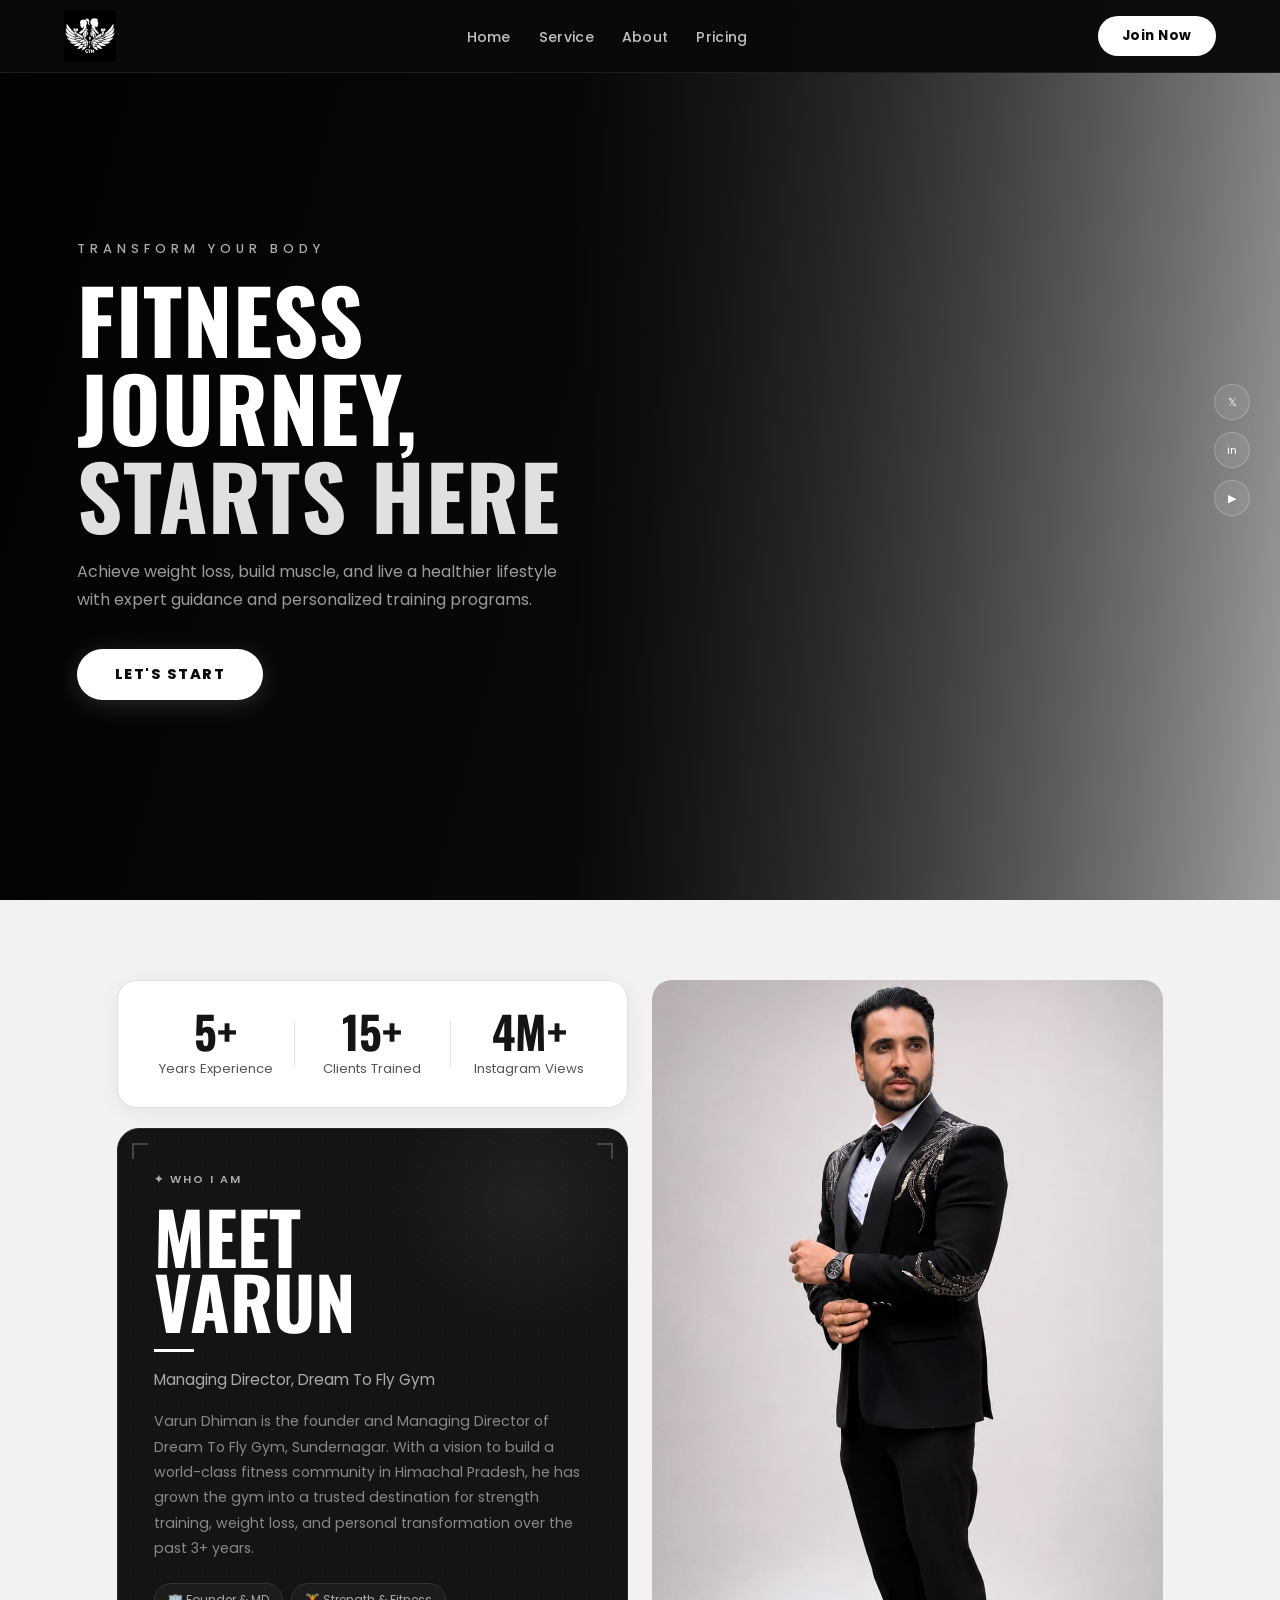
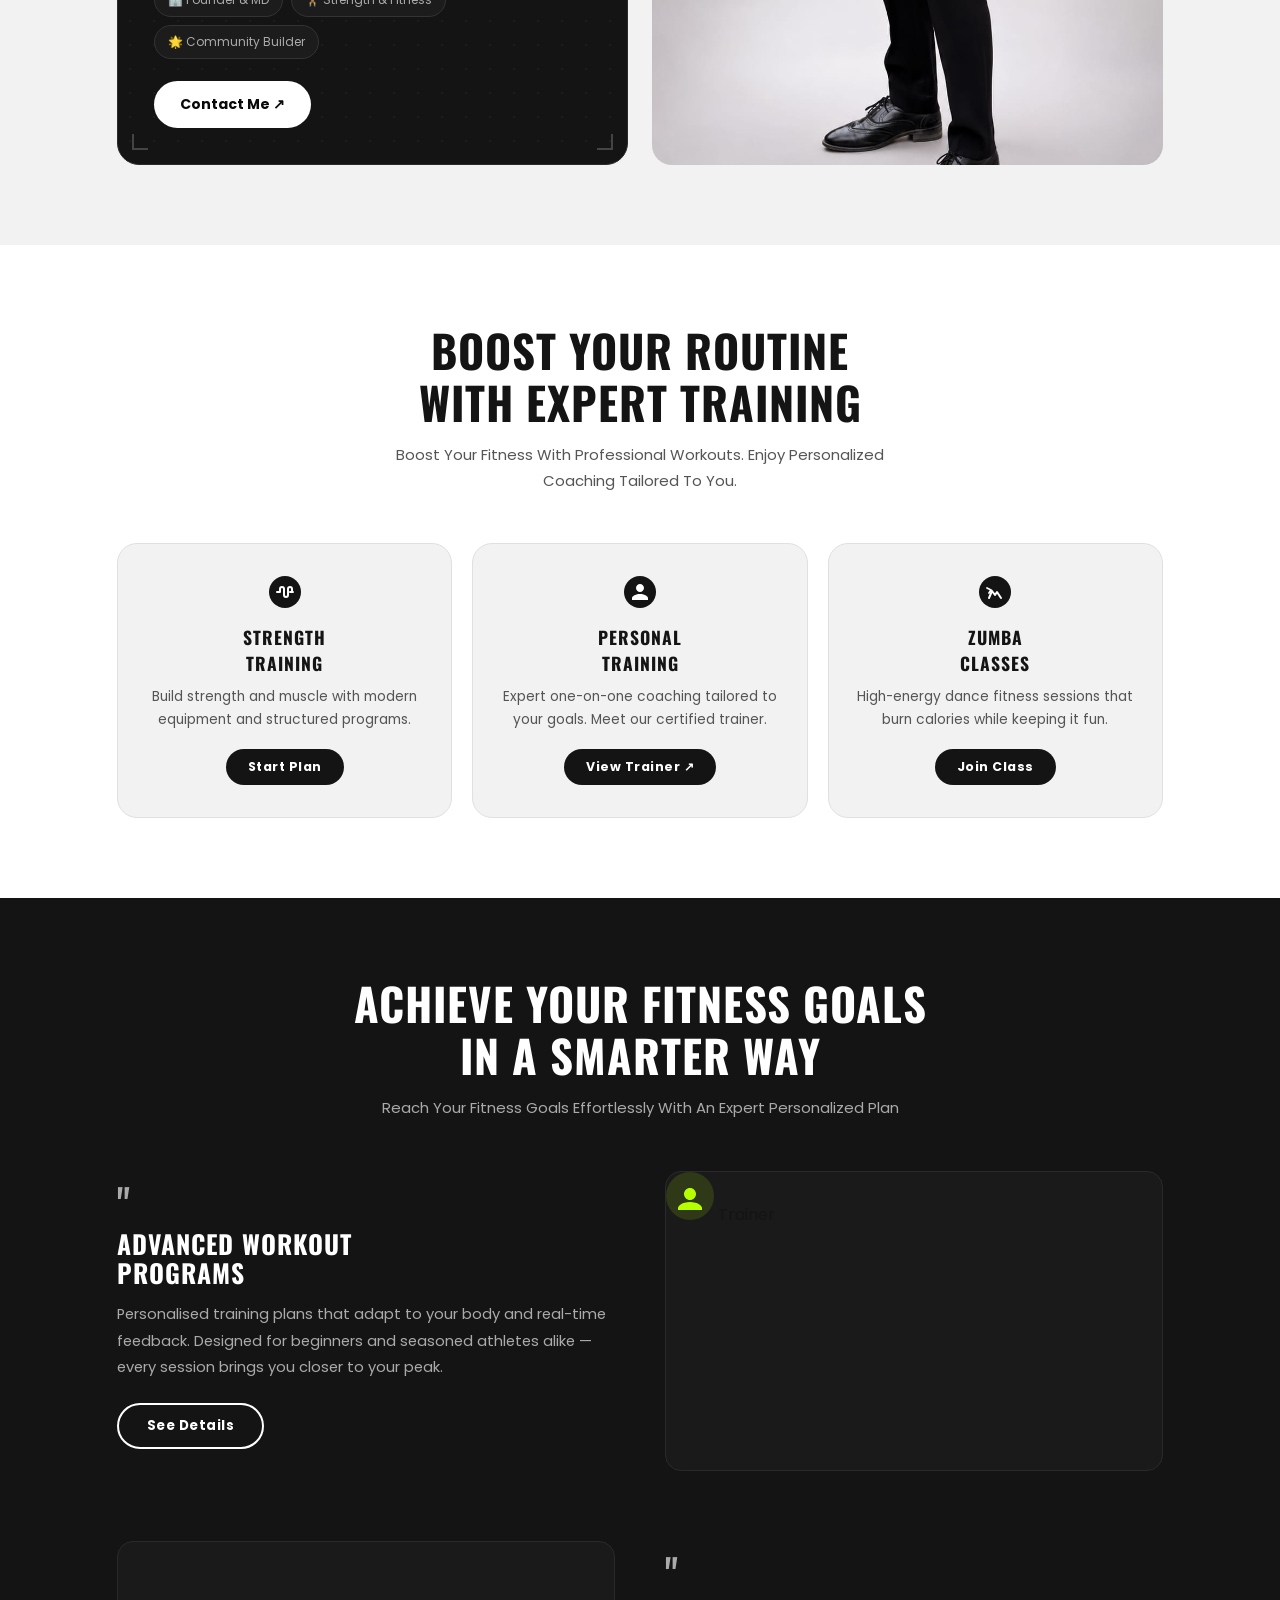
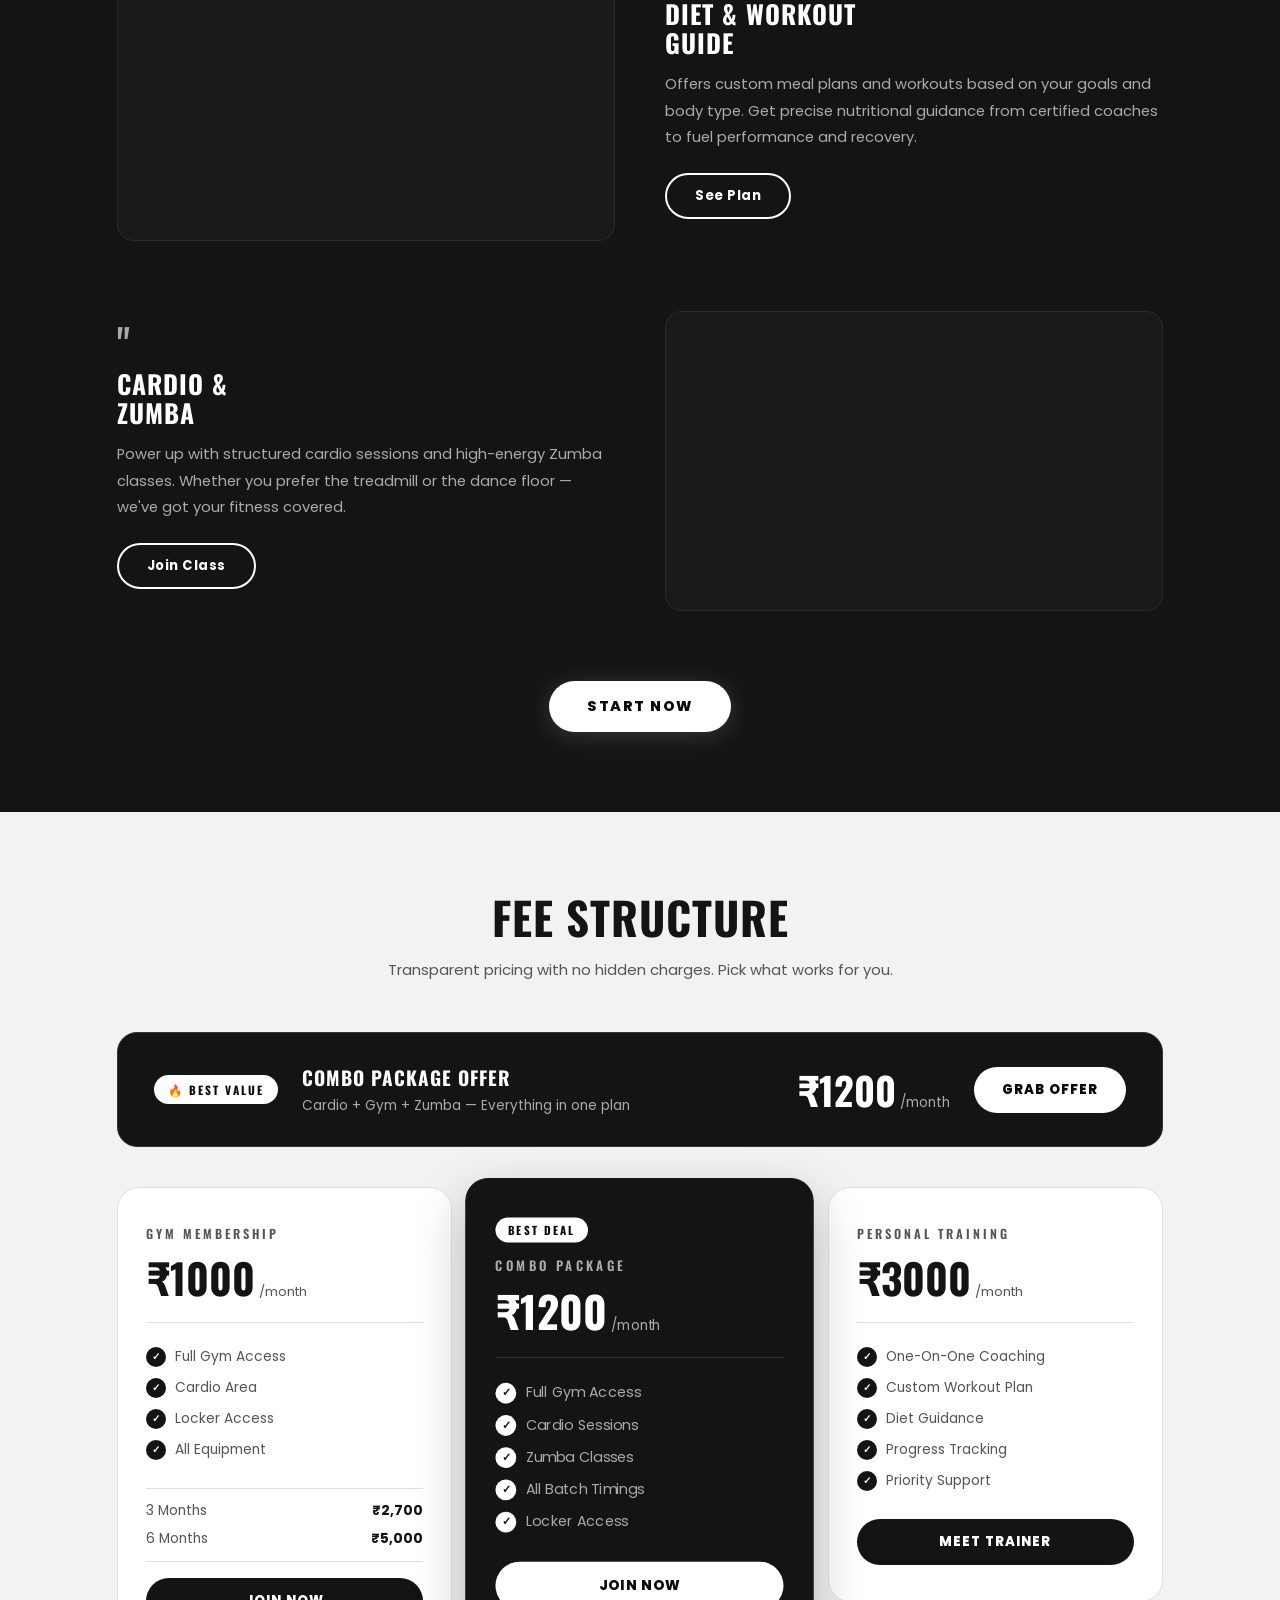
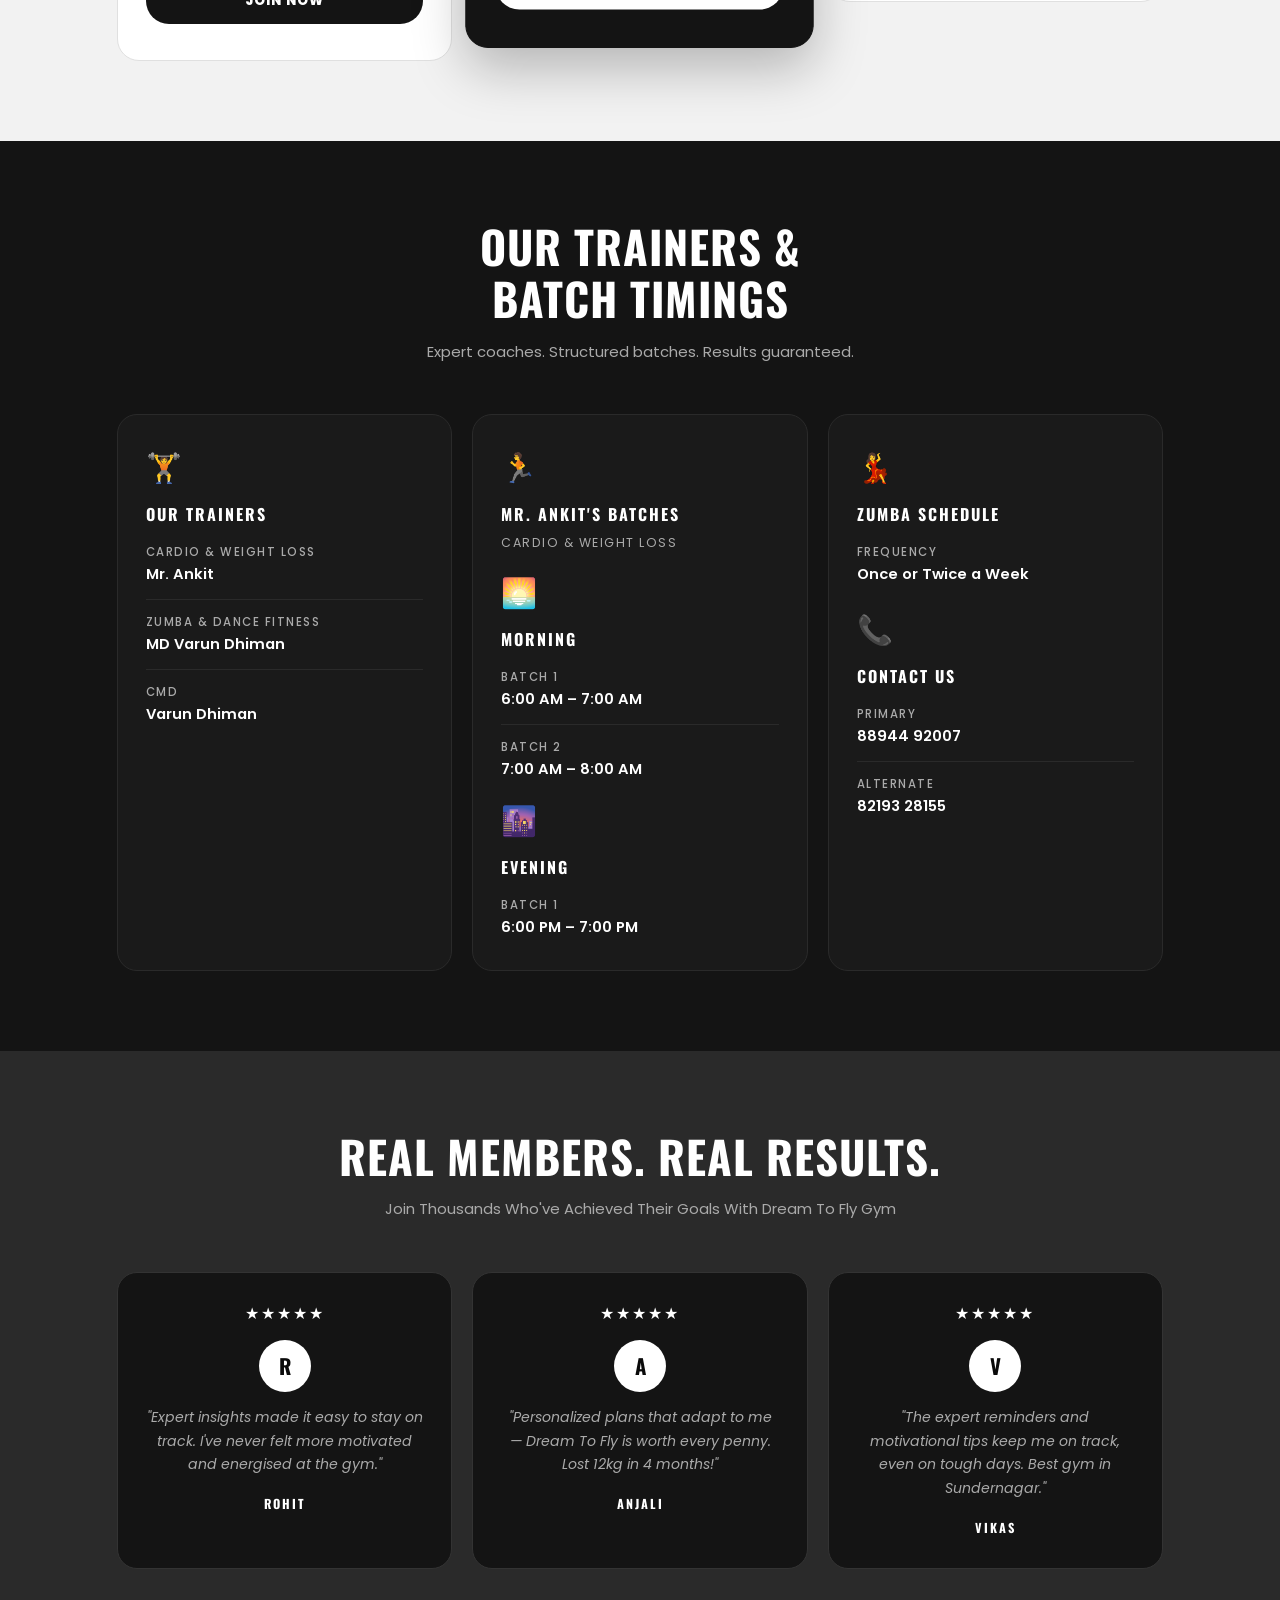
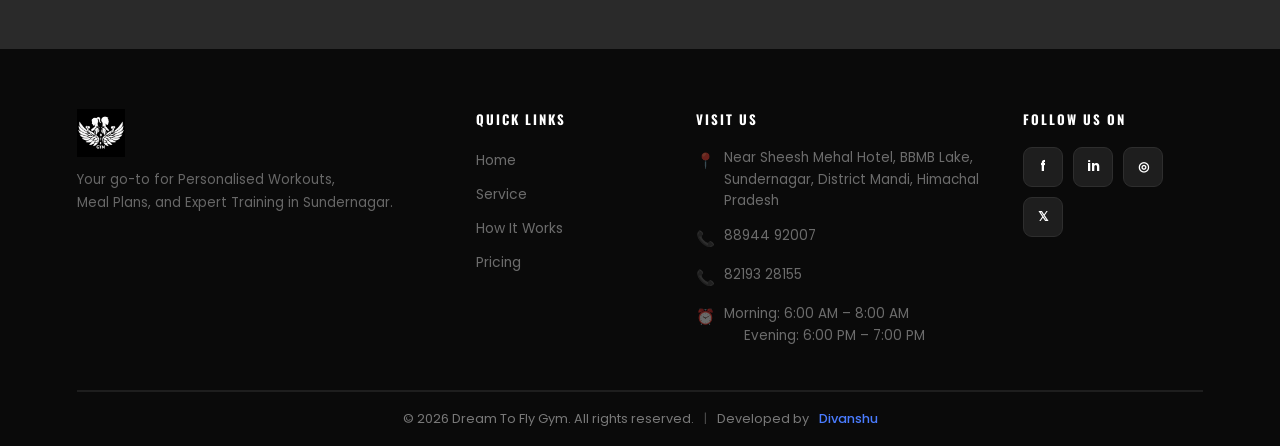
<file: index.html>
<!DOCTYPE html>
<html lang="en">
<head>
<meta charset="UTF-8">
<meta name="viewport" content="width=device-width, initial-scale=1.0">
<title>Dream To Fly Gym | Sundernagar</title>
<link href="https://fonts.googleapis.com/css2?family=Oswald:wght@400;500;600;700&family=Poppins:wght@300;400;500;600;700&display=swap" rel="stylesheet">
<link rel="stylesheet" href="style.css">
</head>
<body>

<!-- NAVBAR -->
<nav class="navbar">
  <div class="logo">
    <img src="logo.png" alt="Dream To Fly Gym" class="logo-img">
  </div>
  <ul class="nav-links" id="navLinks">
    <li><a href="#" onclick="closeMenu()">Home</a></li>
    <li><a href="#services" onclick="closeMenu()">Service</a></li>
    <li><a href="#about" onclick="closeMenu()">About</a></li>
    <li><a href="#plans" onclick="closeMenu()">Pricing</a></li>
  </ul>
  <div class="nav-right">
    <a href="#plans" class="btn-nav">Join Now</a>
    <button class="hamburger" id="hamburger" onclick="toggleMenu()" aria-label="Menu">
      <span></span><span></span><span></span>
    </button>
  </div>
</nav>
<div class="mobile-overlay" id="mobileOverlay" onclick="closeMenu()"></div>

<script>
function toggleMenu() {
  const nav = document.getElementById('navLinks');
  const ham = document.getElementById('hamburger');
  const overlay = document.getElementById('mobileOverlay');
  nav.classList.toggle('open');
  ham.classList.toggle('active');
  overlay.classList.toggle('show');
}
function closeMenu() {
  document.getElementById('navLinks').classList.remove('open');
  document.getElementById('hamburger').classList.remove('active');
  document.getElementById('mobileOverlay').classList.remove('show');
}
</script>

<!-- HERO -->
<section class="hero">
  <div class="hero-overlay"></div>
  <div class="hero-bg-image"></div>
  <div class="hero-content">
 <p class="hero-eyebrow">Transform Your Body</p>
<h1>FITNESS<br>JOURNEY,<br><span class="accent">STARTS HERE</span></h1>
<p class="hero-sub">
  Achieve weight loss, build muscle, and live a healthier lifestyle with expert guidance and personalized training programs.
</p>
<a href="#plans" class="btn-hero">LET'S START</a>
  </div>
  <div class="hero-socials">
    <a href="#" class="social-dot">𝕏</a>
    <a href="#" class="social-dot">in</a>
    <a href="#" class="social-dot">▶</a>
  </div>
</section>

<!-- ABOUT SECTION -->
<section class="about-section" id="about">
  <div class="left-column">
    <!-- Stats Card -->
    <div class="stats-card">
      <div class="stat-item">
        <h2>5+</h2>
        <p>Years Experience</p>
      </div>
      <div class="stat-divider"></div>
      <div class="stat-item">
        <h2>15+</h2>
        <p>Clients Trained</p>
      </div>
      <div class="stat-divider"></div>
      <div class="stat-item">
        <h2>4M+</h2>
        <p>Instagram Views</p>
      </div>
    </div>
    <!-- About Card -->
    <div class="about-card">
      <div class="corner tl"></div>
      <div class="corner tr"></div>
      <div class="corner bl"></div>
      <div class="corner br"></div>
      <div class="grid-overlay"></div>
      <div class="orb"></div>
      <div class="about-card-inner">
        <span class="about-tag">✦ WHO I AM</span>
        <h2>MEET<br>VARUN</h2>
        <div class="title-bar"></div>
        <h3>Managing Director, Dream To Fly Gym</h3>
        <p>
          Varun Dhiman is the founder and Managing Director of Dream To Fly Gym,
          Sundernagar. With a vision to build a world-class fitness community in
          Himachal Pradesh, he has grown the gym into a trusted destination for
          strength training, weight loss, and personal transformation over the
          past 3+ years.
        </p>
        <div class="card-badges">
          <span>🏢 Founder & MD</span>
          <span>🏋️ Strength & Fitness</span>
          <span>🌟 Community Builder</span>
        </div>
        <a href="https://www.instagram.com/varundhimaan?igsh=MTV4aXhzc3o5aWtyaQ==" class="about-btn">Contact Me ↗</a>
      </div>
    </div>
  </div>
  <!-- Right Side Image -->
  <div class="trainer-placeholder">
    <img src="Varun.jpeg" alt="Varun Dhiman – Fitness Coach"
      onerror="this.style.display='none';this.parentElement.classList.add('img-fallback')">
    <div class="fallback-content">
      <div class="fallback-initials">VD</div>
      <p>Varun Dhiman</p>
      <span>Managing Director</span>
    </div>
  </div>
</section>

<!-- BOOST SECTION -->
<section class="section boost-section">
  <div class="section-inner">
    <h2 class="section-title">BOOST YOUR ROUTINE<br>WITH EXPERT TRAINING</h2>
    <p class="section-sub">Boost Your Fitness With Professional Workouts. Enjoy Personalized<br>Coaching Tailored To You.</p>
    <div class="feature-cards">
      <div class="feat-card">
        <div class="feat-icon">
          <svg width="32" height="32" viewBox="0 0 32 32" fill="none"><circle cx="16" cy="16" r="16" fill="#b6ff00"/><path d="M8 16h3m10 0h3M11 16v-3a2 2 0 014 0v6a2 2 0 004 0v-6a2 2 0 014 0v3" stroke="#000" stroke-width="2" stroke-linecap="round"/></svg>
        </div>
        <h3>STRENGTH<br>TRAINING</h3>
        <p>Build strength and muscle with modern equipment and structured programs.</p>
        <a href="#" class="btn-sm">Start Plan</a>
      </div>
      <div class="feat-card">
        <div class="feat-icon">
          <svg width="32" height="32" viewBox="0 0 32 32" fill="none"><circle cx="16" cy="16" r="16" fill="#b6ff00"/><path d="M16 8c-2.2 0-4 1.8-4 4s1.8 4 4 4 4-1.8 4-4-1.8-4-4-4zm0 10c-5.3 0-8 2.7-8 4v2h16v-2c0-1.3-2.7-4-8-4z" fill="#000"/></svg>
        </div>
        <h3>PERSONAL<br>TRAINING</h3>
        <p>Expert one-on-one coaching tailored to your goals. Meet our certified trainer.</p>
        <a href="https://ankit-portfolio-18g3.onrender.com/" target="_blank" class="btn-sm">View Trainer ↗</a>
      </div>
      <div class="feat-card">
        <div class="feat-icon">
          <svg width="32" height="32" viewBox="0 0 32 32" fill="none"><circle cx="16" cy="16" r="16" fill="#b6ff00"/><path d="M10 22l3-7 3 4 2-3 4 6" stroke="#000" stroke-width="2" stroke-linecap="round" stroke-linejoin="round"/><circle cx="20" cy="10" r="2.5" fill="#000"/><path d="M8 12l4 2-2 3" stroke="#000" stroke-width="1.8" stroke-linecap="round"/></svg>
        </div>
        <h3>ZUMBA<br>CLASSES</h3>
        <p>High-energy dance fitness sessions that burn calories while keeping it fun.</p>
        <a href="#plans" class="btn-sm">Join Class</a>
      </div>
    </div>
  </div>
</section>

<!-- TRANSFORM SECTION -->
<section class="section transform-section" id="services">
  <div class="section-inner">
    <h2 class="section-title">ACHIEVE YOUR FITNESS GOALS<br>IN A SMARTER WAY</h2>
    <p class="section-sub">Reach Your Fitness Goals Effortlessly With An Expert Personalized Plan</p>

    <!-- Feature Row 1 -->
    <div class="feature-row">
      <div class="feature-text">
        <span class="feat-quote">"</span>
        <h3>ADVANCED WORKOUT<br>PROGRAMS</h3>
        <p>Personalised training plans that adapt to your body and real-time feedback. Designed for beginners and seasoned athletes alike — every session brings you closer to your peak.</p>
        <a href="#" class="btn-outline">See Details</a>
      </div>
      <div class="feature-img">
        <div class="img-placeholder trainer-img">
          <div class="img-label">
            <svg width="48" height="48" viewBox="0 0 48 48" fill="none"><circle cx="24" cy="24" r="24" fill="#b6ff0022"/><path d="M24 16c-3.3 0-6 2.7-6 6s2.7 6 6 6 6-2.7 6-6-2.7-6-6-6zm0 14c-8 0-12 4-12 6v2h24v-2c0-2-4-6-12-6z" fill="#b6ff00"/></svg>
            <span>Trainer</span>
          </div>
        </div>
      </div>
    </div>

    <!-- Feature Row 2 -->
    <div class="feature-row feature-row-reverse">
      <div class="feature-img">
        <div class="img-placeholder nutrition-img"></div>
      </div>
      <div class="feature-text">
        <span class="feat-quote">"</span>
        <h3>DIET & WORKOUT<br>GUIDE</h3>
        <p>Offers custom meal plans and workouts based on your goals and body type. Get precise nutritional guidance from certified coaches to fuel performance and recovery.</p>
        <a href="#" class="btn-outline">See Plan</a>
      </div>
    </div>

    <!-- Feature Row 3 -->
    <div class="feature-row">
      <div class="feature-text">
        <span class="feat-quote">"</span>
        <h3>CARDIO &<br>ZUMBA</h3>
        <p>Power up with structured cardio sessions and high-energy Zumba classes. Whether you prefer the treadmill or the dance floor — we've got your fitness covered.</p>
        <a href="#plans" class="btn-outline">Join Class</a>
      </div>
      <div class="feature-img">
        <div class="img-placeholder cardio-zumba-img"></div>
      </div>
    </div>

    <div style="text-align:center;margin-top:20px;">
      <a href="#plans" class="btn-hero">START NOW</a>
    </div>
  </div>
</section>

<!-- PRICING -->
<section class="section pricing-section" id="plans">
  <div class="section-inner">
    <h2 class="section-title">FEE STRUCTURE</h2>
    <p class="section-sub">Transparent pricing with no hidden charges. Pick what works for you.</p>

    <div class="package-banner">
      <div class="package-badge">🔥 BEST VALUE</div>
      <div class="package-info">
        <h3>COMBO PACKAGE OFFER</h3>
        <p>Cardio + Gym + Zumba — Everything in one plan</p>
      </div>
      <div class="package-price-wrap">
        <span class="package-price">₹1200</span>
        <span class="package-per">/month</span>
      </div>
      <a href="tel:8894492007" class="pkg-btn">GRAB OFFER</a>
    </div>

    <div class="pricing-cards">
      <div class="pricing-card">
        <p class="plan-label">GYM MEMBERSHIP</p>
        <div class="plan-price"><span class="price-big">₹1000</span><span class="price-per">/month</span></div>
        <ul class="plan-features">
          <li><span class="check">✓</span> Full Gym Access</li>
          <li><span class="check">✓</span> Cardio Area</li>
          <li><span class="check">✓</span> Locker Access</li>
          <li><span class="check">✓</span> All Equipment</li>
        </ul>
        <div class="alt-prices">
          <div class="alt-price-row"><span>3 Months</span><strong>₹2,700</strong></div>
          <div class="alt-price-row"><span>6 Months</span><strong>₹5,000</strong></div>
        </div>
        <a href="tel:8894492007" class="btn-plan">JOIN NOW</a>
      </div>

      <div class="pricing-card featured-plan">
        <div class="feat-ribbon">BEST DEAL</div>
        <p class="plan-label">COMBO PACKAGE</p>
        <div class="plan-price"><span class="price-big">₹1200</span><span class="price-per">/month</span></div>
        <ul class="plan-features">
          <li><span class="check">✓</span> Full Gym Access</li>
          <li><span class="check">✓</span> Cardio Sessions</li>
          <li><span class="check">✓</span> Zumba Classes</li>
          <li><span class="check">✓</span> All Batch Timings</li>
          <li><span class="check">✓</span> Locker Access</li>
        </ul>
        <a href="tel:8894492007" class="btn-plan-dark">JOIN NOW</a>
      </div>

      <div class="pricing-card">
        <p class="plan-label">PERSONAL TRAINING</p>
        <div class="plan-price"><span class="price-big">₹3000</span><span class="price-per">/month</span></div>
        <ul class="plan-features">
          <li><span class="check">✓</span> One-On-One Coaching</li>
          <li><span class="check">✓</span> Custom Workout Plan</li>
          <li><span class="check">✓</span> Diet Guidance</li>
          <li><span class="check">✓</span> Progress Tracking</li>
          <li><span class="check">✓</span> Priority Support</li>
        </ul>
        <a href="https://ankit-portfolio-18g3.onrender.com/" target="_blank" class="btn-plan">MEET TRAINER</a>
      </div>
    </div>
  </div>
</section>

<!-- TRAINERS & BATCHES -->
<section class="section trainers-section" id="trainers">
  <div class="section-inner">
    <h2 class="section-title">OUR TRAINERS &amp;<br>BATCH TIMINGS</h2>
    <p class="section-sub">Expert coaches. Structured batches. Results guaranteed.</p>
    <div class="trainers-grid">
      <div class="info-card">
        <div class="info-card-icon">🏋️</div>
        <h3>OUR TRAINERS</h3>
        <ul class="info-list">
          <li><span class="info-label">Cardio &amp; Weight Loss</span><span class="info-value">Mr. Ankit</span></li>
          <li><span class="info-label">Zumba &amp; Dance Fitness</span><span class="info-value">MD Varun Dhiman</span></li>
          <li><span class="info-label">CMD</span><span class="info-value">Varun Dhiman</span></li>
        </ul>
      </div>
      <div class="info-card">
        <div class="info-card-icon">🏃</div>
        <h3>MR. ANKIT'S BATCHES</h3>
        <p class="info-card-sub">Cardio &amp; Weight Loss</p>
        <div class="info-card-icon" style="margin-top:20px;">🌅</div>
        <h3 style="margin-top:8px;">MORNING</h3>
        <ul class="info-list">
          <li><span class="info-label">Batch 1</span><span class="info-value">6:00 AM – 7:00 AM</span></li>
          <li><span class="info-label">Batch 2</span><span class="info-value">7:00 AM – 8:00 AM</span></li>
        </ul>
        <div class="info-card-icon" style="margin-top:20px;">🌆</div>
        <h3 style="margin-top:8px;">EVENING</h3>
        <ul class="info-list">
          <li><span class="info-label">Batch 1</span><span class="info-value">6:00 PM – 7:00 PM</span></li>
        </ul>
      </div>
      <div class="info-card">
        <div class="info-card-icon">💃</div>
        <h3>ZUMBA SCHEDULE</h3>
        <ul class="info-list">
          <li><span class="info-label">Frequency</span><span class="info-value">Once or Twice a Week</span></li>
        </ul>
        <div class="info-card-icon" style="margin-top:24px;">📞</div>
        <h3 style="margin-top:8px;">CONTACT US</h3>
        <ul class="info-list">
          <li><span class="info-label">Primary</span><a href="tel:8894492007" class="info-value info-link">88944 92007</a></li>
          <li><span class="info-label">Alternate</span><a href="tel:8219328155" class="info-value info-link">82193 28155</a></li>
        </ul>
      </div>
    </div>
  </div>
</section>

<!-- TESTIMONIALS -->
<section class="section testimonials-section">
  <div class="section-inner">
    <h2 class="section-title">REAL MEMBERS. REAL RESULTS.</h2>
    <p class="section-sub">Join Thousands Who've Achieved Their Goals With Dream To Fly Gym</p>
    <div class="testimonial-cards">
      <div class="testi-card">
        <div class="stars">★★★★★</div>
        <div class="testi-avatar">
          <div class="avatar-circle">R</div>
        </div>
        <p>"Expert insights made it easy to stay on track. I've never felt more motivated and energised at the gym."</p>
        <strong>ROHIT</strong>
      </div>
      <div class="testi-card">
        <div class="stars">★★★★★</div>
        <div class="testi-avatar">
          <div class="avatar-circle">A</div>
        </div>
        <p>"Personalized plans that adapt to me — Dream To Fly is worth every penny. Lost 12kg in 4 months!"</p>
        <strong>ANJALI</strong>
      </div>
      <div class="testi-card">
        <div class="stars">★★★★★</div>
        <div class="testi-avatar">
          <div class="avatar-circle">V</div>
        </div>
        <p>"The expert reminders and motivational tips keep me on track, even on tough days. Best gym in Sundernagar."</p>
        <strong>VIKAS</strong>
      </div>
    </div>
  </div>
</section>

<!-- FOOTER -->
<footer class="footer">
  <div class="footer-inner">
    <div class="footer-brand">
      <div class="footer-logo">
        <img src="logo.png" alt="Dream To Fly Gym" class="footer-logo-img">
      </div>
      <p>Your go-to for Personalised Workouts,<br>Meal Plans, and Expert Training in Sundernagar.</p>
    </div>
    <div class="footer-links">
      <h4>Quick Links</h4>
      <ul>
        <li><a href="#">Home</a></li>
        <li><a href="#services">Service</a></li>
        <li><a href="#how">How It Works</a></li>
        <li><a href="#plans">Pricing</a></li>
      </ul>
    </div>
    <div class="footer-contact">
      <h4>Visit Us</h4>
      <ul class="footer-contact-list">
        <li><span class="fc-icon">📍</span>Near Sheesh Mehal Hotel, BBMB Lake, Sundernagar, District Mandi, Himachal Pradesh</li>
        <li><span class="fc-icon">📞</span><a href="tel:8894492007" style="color:inherit;text-decoration:none;">88944 92007</a></li>
        <li><span class="fc-icon">📞</span><a href="tel:8219328155" style="color:inherit;text-decoration:none;">82193 28155</a></li>
        <li><span class="fc-icon">⏰</span>Morning: 6:00 AM – 8:00 AM<br>&nbsp;&nbsp;&nbsp;&nbsp;&nbsp;Evening: 6:00 PM – 7:00 PM</li>
      </ul>
    </div>
    <div class="footer-social">
      <h4>Follow Us On</h4>
      <div class="social-icons">
        <a href="#" class="soc-icon fb">f</a>
        <a href="#" class="soc-icon li">in</a>
        <a href="https://www.instagram.com/varundhimaan?igsh=MTV4aXhzc3o5aWtyaQ==" target="_blank" class="soc-icon ig">◎</a>
        <a href="#" class="soc-icon tw">𝕏</a>
      </div>
    </div>
  </div>
  <div class="footer-bottom">
  <p>
    © 2026 Dream To Fly Gym. All rights reserved.
    <span class="footer-divider">|</span>
    Developed by
    <a
      href="https://portfolio-tffl.onrender.com/"
      target="_blank"
      rel="noopener noreferrer"
      class="developer-link"
    >
      Divanshu
    </a>
  </p>
</div>
</footer>

</body>
</html>
</file>
<file: style.css>
/* ===== RESET & BASE ===== */
*, *::before, *::after { margin:0; padding:0; box-sizing:border-box; }

:root {
  --white:      #ffffff;
  --off-white:  #f2f2f2;
  --light-gray: #e0e0e0;
  --mid-gray:   #aaaaaa;
  --dark-gray:  #555555;
  --charcoal:   #2a2a2a;
  --near-black: #141414;
  --black:      #0a0a0a;
  --font-display: 'Oswald', sans-serif;
  --font-body:    'Poppins', sans-serif;
}

html { scroll-behavior: smooth; }
body { font-family: var(--font-body); background: var(--off-white); color: var(--near-black); overflow-x: hidden; }

/* ===== NAVBAR ===== */
.navbar {
  position: fixed; top:0; left:0; right:0; z-index:1000;
  background: rgba(10,10,10,0.97);
  display: flex; align-items: center; justify-content: space-between;
  padding: 10px 5%;
  border-bottom: 1px solid #1e1e1e;
  backdrop-filter: blur(12px);
}

.logo { display:flex; align-items:center; line-height:0; }
.logo-img { height:52px; width:auto; object-fit:contain; display:block; }

.nav-links {
  display: flex; list-style:none; gap:28px;
}
.nav-links a {
  text-decoration:none; color:rgba(255,255,255,0.75);
  font-size:0.88rem; font-weight:500; letter-spacing:0.3px; transition:color 0.2s;
}
.nav-links a:hover { color:var(--white); }

.nav-right { display:flex; align-items:center; gap:16px; }

.btn-nav {
  background:var(--white); color:var(--black) !important;
  padding:10px 24px; border-radius:30px;
  font-weight:700; font-size:0.85rem; text-decoration:none;
  letter-spacing:0.5px; transition:all 0.2s; white-space:nowrap;
}
.btn-nav:hover { background:var(--light-gray); }

/* Hamburger */
.hamburger {
  display:none; flex-direction:column; justify-content:center;
  gap:5px; background:none; border:none; cursor:pointer;
  padding:6px; width:36px; height:36px;
}
.hamburger span {
  display:block; height:2px; width:100%;
  background:var(--white); border-radius:2px;
  transition: all 0.3s;
}
.hamburger.active span:nth-child(1) { transform: translateY(7px) rotate(45deg); }
.hamburger.active span:nth-child(2) { opacity:0; }
.hamburger.active span:nth-child(3) { transform: translateY(-7px) rotate(-45deg); }

/* Mobile overlay */
.mobile-overlay {
  display:none; position:fixed; inset:0; z-index:998;
  background:rgba(0,0,0,0.5);
}
.mobile-overlay.show { display:block; }

/* ===== HERO ===== */
.hero {
  position:relative; min-height:100vh;
  display:flex; align-items:center;
  padding:120px 6% 80px; overflow:hidden;
}
.hero-bg-image {
  position:absolute; inset:0;
  background:
    linear-gradient(105deg,rgba(0,0,0,0.93) 0%,rgba(0,0,0,0.72) 50%,rgba(0,0,0,0.35) 100%),
    url('https://images.unsplash.com/photo-1534438327276-14e5300c3a48?w=1600&q=80') center/cover no-repeat;
}
.hero-overlay {
  position:absolute; inset:0;
  background:linear-gradient(to right,rgba(0,0,0,0.88) 45%,transparent 100%);
  z-index:1;
}
.hero-content { position:relative; z-index:2; max-width:600px; }
.hero-eyebrow {
  font-size:0.8rem; letter-spacing:5px; text-transform:uppercase;
  color:var(--mid-gray); font-weight:500; margin-bottom:16px;
}
.hero h1 {
  font-family:var(--font-display);
  font-size:clamp(2.6rem,7vw,5.5rem);
  font-weight:700; line-height:1.0;
  color:var(--white); letter-spacing:1px;
  margin-bottom:20px; text-transform:uppercase;
}
.accent { color:var(--light-gray); }
.hero-sub {
  font-size:1rem; color:rgba(255,255,255,0.6);
  max-width:480px; line-height:1.7; margin-bottom:36px;
}
.btn-hero {
  display:inline-block; background:var(--white); color:var(--black);
  padding:15px 38px; border-radius:40px;
  font-weight:800; font-size:0.9rem; text-decoration:none;
  letter-spacing:1.5px; text-transform:uppercase; transition:all 0.25s;
  box-shadow:0 4px 24px rgba(255,255,255,0.15);
}
.btn-hero:hover { background:var(--light-gray); transform:translateY(-2px); }

.hero-socials {
  position:absolute; right:30px; top:50%; transform:translateY(-50%);
  z-index:2; display:flex; flex-direction:column; gap:12px;
}
.social-dot {
  width:36px; height:36px; border-radius:50%;
  background:rgba(255,255,255,0.08); border:1px solid rgba(255,255,255,0.2);
  display:flex; align-items:center; justify-content:center;
  color:#fff; font-size:0.7rem; text-decoration:none; transition:all 0.2s;
}
.social-dot:hover { background:var(--white); color:var(--black); }

/* ===== SECTIONS ===== */
.section { padding:80px 0; }
.section-inner { max-width:1200px; margin:0 auto; padding:0 6%; }

.section-title {
  font-family:var(--font-display);
  font-size:clamp(1.6rem,3.5vw,2.8rem);
  font-weight:700; text-align:center; text-transform:uppercase;
  letter-spacing:1px; line-height:1.15;
  margin-bottom:14px; color:var(--near-black);
}
.section-sub {
  text-align:center; color:var(--dark-gray);
  font-size:0.93rem; line-height:1.7; margin-bottom:50px;
}

/* ===== BOOST SECTION ===== */
.boost-section { background:var(--white); }

.feature-cards {
  display:grid;
  grid-template-columns:repeat(3,1fr);
  gap:20px;
}
.feat-card {
  background:var(--off-white); border-radius:20px;
  padding:32px 24px; text-align:center;
  border:1px solid var(--light-gray);
  transition:transform 0.25s,box-shadow 0.25s;
}
.feat-card:hover { transform:translateY(-6px); box-shadow:0 16px 40px rgba(0,0,0,0.1); }

.feat-icon { display:inline-flex; align-items:center; justify-content:center; margin-bottom:16px; }
.feat-icon svg circle { fill:var(--near-black) !important; }
.feat-icon svg path[stroke="#000"] { stroke:var(--white) !important; }
.feat-icon svg path[fill="#000"] { fill:var(--white) !important; }

.feat-card h3 {
  font-family:var(--font-display); font-size:1.1rem;
  font-weight:700; letter-spacing:1px; margin-bottom:10px; color:var(--near-black);
}
.feat-card p { font-size:0.86rem; color:var(--dark-gray); line-height:1.65; margin-bottom:18px; }

.btn-sm {
  display:inline-block; background:var(--near-black); color:var(--white);
  padding:9px 22px; border-radius:30px; font-weight:700;
  font-size:0.78rem; text-decoration:none; letter-spacing:0.5px; transition:all 0.2s;
}
.btn-sm:hover { background:var(--charcoal); transform:translateY(-1px); }

/* ===== TRANSFORM SECTION ===== */
.transform-section { background:var(--near-black); }
.transform-section .section-title { color:var(--white); }
.transform-section .section-sub   { color:var(--mid-gray); }

.feature-row {
  display:grid;
  grid-template-columns:1fr 1fr;
  gap:50px; align-items:center; margin-bottom:70px;
}
/* Reverse: image left, text right — using column order, no direction tricks */
.feature-row-reverse { }
.feature-row-reverse .feature-img { order:-1; }

.feat-quote {
  font-family:var(--font-display); font-size:3rem;
  color:var(--mid-gray); line-height:0.5;
  display:block; margin-bottom:12px;
}
.feature-text h3 {
  font-family:var(--font-display); font-size:1.6rem; font-weight:700;
  letter-spacing:1px; text-transform:uppercase;
  margin-bottom:14px; color:var(--white); line-height:1.15;
}
.feature-text p { color:var(--mid-gray); font-size:0.92rem; line-height:1.8; margin-bottom:22px; }

.btn-outline {
  display:inline-block; border:2px solid var(--white);
  background:transparent; color:var(--white);
  padding:11px 28px; border-radius:30px; font-weight:700;
  font-size:0.82rem; text-decoration:none; letter-spacing:0.5px; transition:all 0.2s;
}
.btn-outline:hover { background:var(--white); color:var(--black); }

.img-placeholder {
  width:100%; height:300px; border-radius:16px;
  overflow:hidden; border:1px solid #2a2a2a;
}
.trainer-img {
  background:#1a1a1a url('https://images.unsplash.com/photo-1571019614242-c5c5dee9f50b?w=600&q=80') center/cover no-repeat;
}
.nutrition-img {
  background:#1a1a1a url('https://images.unsplash.com/photo-1490645935967-10de6ba17061?w=600&q=80') center/cover no-repeat;
}
.cardio-img {
  background:#1a1a1a url('https://images.unsplash.com/photo-1538805060514-97d9cc17730c?w=600&q=80') center/cover no-repeat;
}
.zumba-img {
  background:#1a1a1a url('https://images.unsplash.com/photo-1504609773096-104ff2c73ba4?w=600&q=80') center/cover no-repeat;
}

.cardio-zumba-img {
  background:#1a1a1a url('https://images.unsplash.com/photo-1518611012118-696072aa579a?w=600&q=80') center/cover no-repeat;
}

/* ===== PRICING ===== */
.pricing-section { background:var(--off-white); }

.pricing-cards {
  display:grid; grid-template-columns:repeat(3,1fr);
  gap:20px; align-items:start;
}
.pricing-card {
  background:var(--white); border-radius:22px; padding:36px 28px;
  border:1px solid var(--light-gray); transition:transform 0.25s,box-shadow 0.25s;
}
.pricing-card:hover { transform:translateY(-4px); box-shadow:0 12px 36px rgba(0,0,0,0.1); }

.featured-plan {
  background:var(--near-black); border-color:var(--near-black);
  transform:scale(1.04); box-shadow:0 20px 50px rgba(0,0,0,0.25);
}
.featured-plan:hover { transform:scale(1.04) translateY(-4px); }

.plan-label {
  font-family:var(--font-display); font-size:0.78rem;
  font-weight:600; letter-spacing:3px; text-transform:uppercase;
  color:var(--dark-gray); margin-bottom:14px;
}
.featured-plan .plan-label { color:var(--mid-gray); }

.plan-price {
  display:flex; align-items:baseline; gap:4px;
  margin-bottom:24px; padding-bottom:20px;
  border-bottom:1px solid var(--light-gray);
}
.featured-plan .plan-price { border-bottom-color:#333; }

.price-big {
  font-family:var(--font-display); font-size:2.6rem;
  font-weight:700; color:var(--near-black); line-height:1;
}
.price-per { font-size:0.82rem; color:var(--dark-gray); }
.featured-plan .price-big { color:var(--white); }
.featured-plan .price-per { color:var(--mid-gray); }

.plan-features {
  list-style:none; margin-bottom:28px;
  display:flex; flex-direction:column; gap:11px;
}
.plan-features li {
  font-size:0.86rem; color:var(--dark-gray);
  display:flex; align-items:center; gap:9px;
}
.featured-plan .plan-features li { color:var(--mid-gray); }

.check {
  width:20px; height:20px; background:var(--near-black);
  border-radius:50%; display:inline-flex; align-items:center;
  justify-content:center; font-size:0.65rem; font-weight:700;
  color:var(--white); flex-shrink:0;
}
.featured-plan .check { background:var(--white); color:var(--black); }

.btn-plan {
  display:block; text-align:center; background:var(--near-black);
  color:var(--white); padding:13px; border-radius:30px;
  font-weight:800; font-size:0.82rem; text-decoration:none;
  letter-spacing:1px; transition:all 0.2s;
}
.btn-plan:hover { background:var(--charcoal); }

.btn-plan-dark {
  display:block; text-align:center; background:var(--white);
  color:var(--black); padding:13px; border-radius:30px;
  font-weight:800; font-size:0.82rem; text-decoration:none;
  letter-spacing:1px; transition:all 0.2s;
}
.btn-plan-dark:hover { background:var(--light-gray); }

/* ===== TESTIMONIALS ===== */
.testimonials-section { background:var(--charcoal); }
.testimonials-section .section-title { color:var(--white); }
.testimonials-section .section-sub   { color:var(--mid-gray); }

.testimonial-cards {
  display:grid; grid-template-columns:repeat(3,1fr); gap:20px;
}
.testi-card {
  background:var(--near-black); border-radius:20px; padding:28px;
  border:1px solid #333; transition:border-color 0.2s; text-align:center;
}
.testi-card:hover { border-color:var(--mid-gray); }
.stars { color:var(--white); font-size:1rem; margin-bottom:14px; letter-spacing:2px; }
.avatar-circle {
  width:52px; height:52px; border-radius:50%;
  background:var(--white); color:var(--black);
  font-family:var(--font-display); font-size:1.3rem; font-weight:700;
  display:flex; align-items:center; justify-content:center; margin:0 auto 14px;
}
.testi-card p {
  color:var(--mid-gray); font-size:0.88rem;
  line-height:1.7; margin-bottom:14px; font-style:italic;
}
.testi-card strong {
  color:var(--white); font-size:0.78rem;
  letter-spacing:2px; font-family:var(--font-display);
}

/* ===== ABOUT SECTION ===== */
.about-section {
  max-width:1200px; margin:auto; padding:80px 6%;
  display:grid; grid-template-columns:1fr 1fr; gap:24px;
}
.left-column { display:flex; flex-direction:column; gap:20px; }

.stats-card {
  background:var(--white); border-radius:20px; padding:28px 20px;
  display:flex; justify-content:space-between; align-items:center;
  box-shadow:0 4px 24px rgba(0,0,0,0.06); border:1px solid var(--light-gray);
}
.stat-item { flex:1; text-align:center; }
.stat-item h2 {
  font-family:var(--font-display); font-size:2.8rem;
  font-weight:800; color:var(--near-black); line-height:1;
}
.stat-item p { color:var(--dark-gray); margin-top:5px; font-size:0.82rem; }
.stat-divider { width:1px; height:45px; background:var(--light-gray); flex-shrink:0; }

.about-card {
  background:var(--near-black); border-radius:22px;
  position:relative; overflow:hidden; color:#fff;
  border:1px solid #2a2a2a;
}
.about-card-inner { padding:36px; position:relative; z-index:2; }
.about-tag { color:var(--mid-gray); letter-spacing:2px; font-size:11px; font-weight:600; text-transform:uppercase; }
.about-card h2 {
  font-family:var(--font-display); font-size:4.5rem;
  line-height:0.9; margin-top:14px; font-weight:900; color:var(--white);
}
.title-bar { width:40px; height:3px; background:var(--white); margin:16px 0; }
.about-card h3 { color:var(--mid-gray); font-weight:400; margin-bottom:18px; font-size:0.95rem; }
.about-card p { color:#888; line-height:1.8; font-size:0.88rem; }

.card-badges { display:flex; gap:8px; flex-wrap:wrap; margin-top:22px; }
.card-badges span {
  padding:7px 13px; background:#1c1c1c;
  border:1px solid #333; border-radius:30px;
  font-size:12px; color:var(--mid-gray);
}
.about-btn {
  display:inline-block; margin-top:22px;
  background:var(--white); color:var(--black);
  padding:13px 26px; border-radius:50px;
  font-weight:700; font-size:0.88rem; text-decoration:none; transition:all 0.2s;
}
.about-btn:hover { background:var(--light-gray); transform:translateY(-2px); }

.corner { position:absolute; width:16px; height:16px; }
.corner.tl { top:14px; left:14px; border-top:2px solid #444; border-left:2px solid #444; }
.corner.tr { top:14px; right:14px; border-top:2px solid #444; border-right:2px solid #444; }
.corner.bl { bottom:14px; left:14px; border-bottom:2px solid #444; border-left:2px solid #444; }
.corner.br { bottom:14px; right:14px; border-bottom:2px solid #444; border-right:2px solid #444; }

.grid-overlay {
  position:absolute; inset:0;
  background-image:radial-gradient(circle,rgba(255,255,255,.04) 1px,transparent 1px);
  background-size:24px 24px;
}
.orb {
  position:absolute; width:280px; height:280px; border-radius:50%;
  background:radial-gradient(circle,rgba(255,255,255,.06) 0%,transparent 70%);
  top:-70px; right:-40px;
}

.trainer-placeholder {
  border-radius:20px; overflow:hidden;
  min-height:600px; position:relative; background:var(--charcoal);
}
.trainer-placeholder img {
  width:100%; height:100%; object-fit:cover; display:block;
}
.trainer-placeholder.img-fallback img { display:none; }
.fallback-content {
  display:none; flex-direction:column; align-items:center;
  justify-content:center; height:100%; min-height:600px;
  color:var(--white); text-align:center; gap:12px;
}
.trainer-placeholder.img-fallback .fallback-content { display:flex; }
.fallback-initials {
  width:90px; height:90px; border-radius:50%;
  background:var(--white); color:var(--black);
  font-family:var(--font-display); font-size:2.2rem; font-weight:800;
  display:flex; align-items:center; justify-content:center; margin-bottom:8px;
}
.fallback-content p { font-family:var(--font-display); font-size:1.3rem; font-weight:700; }
.fallback-content span { color:var(--mid-gray); font-size:0.82rem; letter-spacing:2px; text-transform:uppercase; }

/* ===== FOOTER ===== */
.footer { background:var(--black); color:var(--white); padding:60px 6% 0; }
.footer-inner {
  max-width:1200px; margin:0 auto;
  display:grid; grid-template-columns:2fr 1fr 1.6fr 1fr;
  gap:40px; padding-bottom:44px; border-bottom:1px solid #1e1e1e;
}
.footer-logo { display:flex; align-items:center; gap:0; margin-bottom:12px; line-height:0; }
.footer-logo-img { height:48px; width:auto; object-fit:contain; display:block; }
.footer-brand p { color:rgba(255,255,255,0.38); font-size:0.83rem; line-height:1.7; }

.footer-links h4,.footer-social h4,.footer-contact h4 {
  font-family:var(--font-display); font-size:0.82rem;
  letter-spacing:2px; text-transform:uppercase;
  color:var(--white); margin-bottom:18px;
}
.footer-links ul { list-style:none; display:flex; flex-direction:column; gap:9px; }
.footer-links a { text-decoration:none; color:rgba(255,255,255,0.4); font-size:0.86rem; transition:color 0.2s; }
.footer-links a:hover { color:var(--white); }

.footer-contact-list { list-style:none; display:flex; flex-direction:column; gap:13px; }
.footer-contact-list li {
  color:rgba(255,255,255,0.4); font-size:0.84rem;
  line-height:1.6; display:flex; gap:9px; align-items:flex-start;
}
.fc-icon { font-size:0.95rem; flex-shrink:0; margin-top:2px; }

.social-icons { display:flex; gap:10px; flex-wrap:wrap; }
.soc-icon {
  width:40px; height:40px; border-radius:9px;
  display:flex; align-items:center; justify-content:center;
  font-size:0.82rem; font-weight:700; text-decoration:none;
  color:#fff; background:#1e1e1e; border:1px solid #2e2e2e; transition:all 0.2s;
}
.soc-icon:hover { background:var(--white); color:var(--black); border-color:var(--white); transform:translateY(-3px); }

.footer-bottom { max-width:1200px; margin:0 auto; padding:18px 0; text-align:center; }
.footer-bottom p { color:rgba(255,255,255,0.2); font-size:0.78rem; }

/* ===== TABLET — 1024px ===== */
@media (max-width:1024px) {
  .feature-cards { grid-template-columns:1fr 1fr; }
  .pricing-cards { grid-template-columns:1fr; max-width:440px; margin:0 auto; }
  .featured-plan { transform:scale(1); }
  .testimonial-cards { grid-template-columns:1fr 1fr; }
  .footer-inner { grid-template-columns:1fr 1fr; gap:36px; }
}

/* ===== MOBILE — 768px ===== */
@media (max-width:768px) {

  /* Navbar */
  .navbar { padding:10px 5%; }

  .nav-links {
    position:fixed; top:0; right:-100%; height:100vh;
    width:75%; max-width:300px;
    background:var(--black); z-index:999;
    flex-direction:column; gap:0;
    padding:90px 0 40px;
    transition:right 0.35s ease;
    border-left:1px solid #1e1e1e;
  }
  .nav-links.open { right:0; }
  .nav-links li { width:100%; border-bottom:1px solid #1a1a1a; }
  .nav-links a {
    display:block; padding:18px 28px;
    font-size:1rem; font-weight:600;
    color:rgba(255,255,255,0.8);
  }
  .nav-links a:hover { color:var(--white); background:#111; }

  .btn-nav { display:none; }
  .hamburger { display:flex; }

  /* Hero */
  .hero { padding:100px 5% 60px; }
  .hero h1 { font-size:2.4rem; }
  .hero-sub { font-size:0.9rem; }
  .hero-socials { display:none; }

  /* About */
  .about-section { grid-template-columns:1fr; padding:50px 5%; gap:20px; }
  .trainer-placeholder { min-height:380px; }
  .fallback-content { min-height:380px; }
  .about-card h2 { font-size:3rem; }
  .stat-item h2 { font-size:2rem; }

  /* Boost cards */
  .feature-cards { grid-template-columns:1fr; }

  /* Feature rows */
  .feature-row {
    grid-template-columns:1fr;
    gap:24px; margin-bottom:50px;
  }
  /* On mobile, always show text first, image second */
  .feature-row .feature-text { order:1; }
  .feature-row .feature-img  { order:2; }
  .feature-row-reverse .feature-img { order:2; }

  .img-placeholder { height:220px; }
  .double-img { grid-template-columns:1fr 1fr; gap:10px; }
  .double-img .img-placeholder { height:160px; }

  /* Pricing */
  .pricing-cards { grid-template-columns:1fr; max-width:100%; }
  .featured-plan { transform:scale(1); }

  /* Testimonials */
  .testimonial-cards { grid-template-columns:1fr; }

  /* Sections */
  .section { padding:60px 0; }
  .section-title { font-size:1.5rem; }
  .section-sub { font-size:0.88rem; margin-bottom:36px; }

  /* Footer */
  .footer { padding:50px 5% 0; }
  .footer-inner { grid-template-columns:1fr; gap:28px; }
  .social-icons { gap:8px; }
}

/* ===== SMALL MOBILE — 420px ===== */
@media (max-width:420px) {
  .hero h1 { font-size:2rem; }
  .stats-card { padding:20px 12px; }
  .stat-item h2 { font-size:1.7rem; }
  .about-card-inner { padding:24px; }
  .about-card h2 { font-size:2.4rem; }
  .double-img { grid-template-columns:1fr; }
  .double-img .img-placeholder { height:180px; }
}

/* ===== PACKAGE BANNER ===== */
.package-banner {
  background: var(--near-black);
  border: 1px solid #333;
  border-radius: 20px;
  padding: 28px 36px;
  display: flex;
  align-items: center;
  gap: 24px;
  margin-bottom: 40px;
  flex-wrap: wrap;
}
.package-badge {
  background: var(--white);
  color: var(--black);
  font-family: var(--font-display);
  font-size: 0.72rem;
  font-weight: 700;
  letter-spacing: 2px;
  padding: 6px 14px;
  border-radius: 30px;
  white-space: nowrap;
}
.package-info { flex: 1; min-width: 180px; }
.package-info h3 {
  font-family: var(--font-display);
  font-size: 1.2rem;
  font-weight: 700;
  color: var(--white);
  letter-spacing: 1px;
  margin-bottom: 4px;
}
.package-info p { color: var(--mid-gray); font-size: 0.85rem; }
.package-price-wrap { display: flex; align-items: baseline; gap: 4px; }
.package-price {
  font-family: var(--font-display);
  font-size: 2.4rem;
  font-weight: 800;
  color: var(--white);
}
.package-per { color: var(--mid-gray); font-size: 0.85rem; }
.pkg-btn {
  background: var(--white);
  color: var(--black);
  padding: 13px 28px;
  border-radius: 30px;
  font-weight: 800;
  font-size: 0.82rem;
  text-decoration: none;
  letter-spacing: 1px;
  white-space: nowrap;
  transition: all 0.2s;
}
.pkg-btn:hover { background: var(--light-gray); transform: translateY(-1px); }

/* Ribbon on featured card */
.feat-ribbon {
  background: var(--white);
  color: var(--black);
  font-family: var(--font-display);
  font-size: 0.68rem;
  font-weight: 700;
  letter-spacing: 2px;
  padding: 4px 12px;
  border-radius: 30px;
  display: inline-block;
  margin-bottom: 12px;
}

/* Alt prices inside gym card */
.alt-prices {
  border-top: 1px solid var(--light-gray);
  border-bottom: 1px solid var(--light-gray);
  margin: 16px 0;
  padding: 12px 0;
  display: flex;
  flex-direction: column;
  gap: 8px;
}
.alt-price-row {
  display: flex;
  justify-content: space-between;
  align-items: center;
  font-size: 0.86rem;
}
.alt-price-row span { color: var(--dark-gray); }
.alt-price-row strong { color: var(--near-black); font-weight: 700; }

/* ===== TRAINERS SECTION ===== */
.trainers-section { background: var(--near-black); }
.trainers-section .section-title { color: var(--white); }
.trainers-section .section-sub { color: var(--mid-gray); }

.trainers-grid {
  display: grid;
  grid-template-columns: repeat(3, 1fr);
  gap: 20px;
}
.info-card {
  background: #1a1a1a;
  border: 1px solid #2a2a2a;
  border-radius: 20px;
  padding: 32px 28px;
  transition: border-color 0.2s;
}
.info-card:hover { border-color: #444; }
.info-card-icon { font-size: 1.8rem; margin-bottom: 12px; display: block; }
.info-card h3 {
  font-family: var(--font-display);
  font-size: 1rem;
  font-weight: 700;
  letter-spacing: 2px;
  color: var(--white);
  margin-bottom: 18px;
  text-transform: uppercase;
}
.info-list {
  list-style: none;
  display: flex;
  flex-direction: column;
  gap: 14px;
}
.info-list li {
  display: flex;
  flex-direction: column;
  gap: 3px;
  padding-bottom: 14px;
  border-bottom: 1px solid #2a2a2a;
}
.info-list li:last-child { border-bottom: none; padding-bottom: 0; }
.info-label {
  font-size: 0.72rem;
  color: var(--mid-gray);
  letter-spacing: 1.5px;
  text-transform: uppercase;
  font-weight: 500;
}
.info-value {
  font-size: 0.92rem;
  color: var(--white);
  font-weight: 600;
}
.info-link {
  text-decoration: none;
  color: var(--white);
  transition: color 0.2s;
}
.info-link:hover { color: var(--light-gray); }

/* ===== RESPONSIVE — TRAINERS & BANNER ===== */
@media (max-width: 1024px) {
  .trainers-grid { grid-template-columns: 1fr 1fr; }
}
@media (max-width: 768px) {
  .package-banner {
    flex-direction: column;
    align-items: flex-start;
    padding: 22px 20px;
    gap: 16px;
  }
  .trainers-grid { grid-template-columns: 1fr; }
  .alt-prices { margin: 12px 0; }
}

.info-card-sub {
  font-size: 0.78rem;
  color: var(--mid-gray);
  letter-spacing: 1.5px;
  text-transform: uppercase;
  margin-top: -10px;
  margin-bottom: 4px;
}

.footer-bottom {
  max-width: 1200px;
  margin: 0 auto;
  padding: 18px 0;
  text-align: center;
  border-top: 1px solid #1e1e1e;
}

.footer-bottom p {
  color: rgba(255,255,255,0.45);
  font-size: 0.8rem;
  display: flex;
  justify-content: center;
  align-items: center;
  gap: 10px;
  flex-wrap: wrap;
}

.footer-divider {
  color: rgba(255,255,255,0.25);
}

.developer-link {
  color: #4a7cff;
  text-decoration: none;
  font-weight: 500;
  transition: color 0.3s ease;
}

.developer-link:hover {
  color: #7ea0ff;
  text-decoration: underline;
}
</file>
